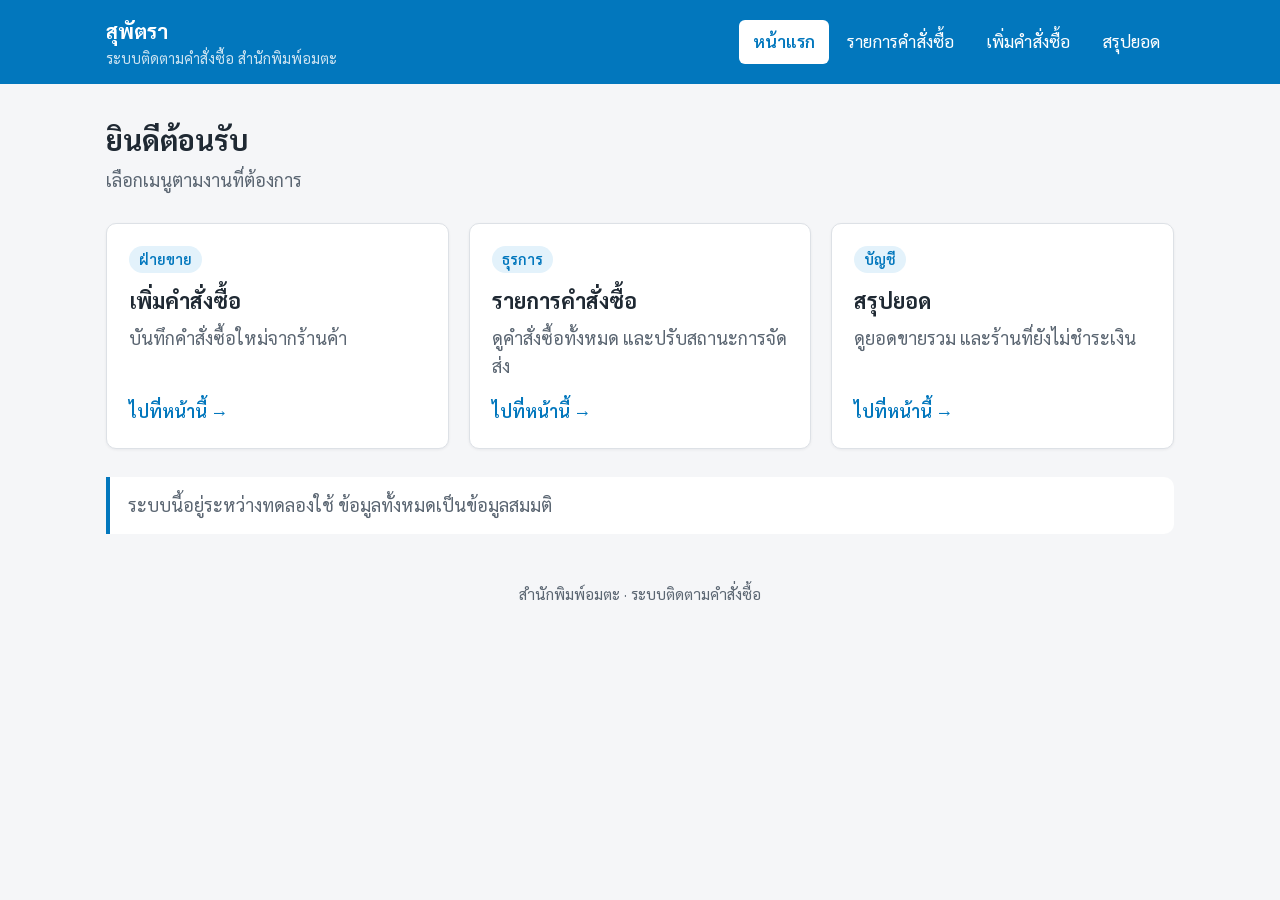
<file: index.html>
<!DOCTYPE html>
<html lang="th">
<head>
  <meta charset="UTF-8">
  <meta name="viewport" content="width=device-width, initial-scale=1.0">
  <title>หน้าแรก | ระบบติดตามคำสั่งซื้อ สำนักพิมพ์อมตะ</title>
  <link rel="preconnect" href="https://fonts.googleapis.com">
  <link rel="preconnect" href="https://fonts.gstatic.com" crossorigin>
  <link href="https://fonts.googleapis.com/css2?family=Sarabun:wght@400;600;700&display=swap" rel="stylesheet">
  <link rel="stylesheet" href="style.css">
</head>
<body>
  <header class="site-header">
    <div class="inner">
      <a class="brand" href="index.html">
        สุพัตรา
        <small>ระบบติดตามคำสั่งซื้อ สำนักพิมพ์อมตะ</small>
      </a>
      <nav class="nav">
        <a href="index.html" class="active">หน้าแรก</a>
        <a href="orders.html">รายการคำสั่งซื้อ</a>
        <a href="add-order.html">เพิ่มคำสั่งซื้อ</a>
        <a href="summary.html">สรุปยอด</a>
      </nav>
    </div>
  </header>

  <main>
    <h1 class="page-title">ยินดีต้อนรับ</h1>
    <p class="page-subtitle">เลือกเมนูตามงานที่ต้องการ</p>

    <div class="card-grid">
      <a class="card" href="add-order.html">
        <span class="role">ฝ่ายขาย</span>
        <h2>เพิ่มคำสั่งซื้อ</h2>
        <p>บันทึกคำสั่งซื้อใหม่จากร้านค้า</p>
        <span class="go">ไปที่หน้านี้ &rarr;</span>
      </a>
      <a class="card" href="orders.html">
        <span class="role">ธุรการ</span>
        <h2>รายการคำสั่งซื้อ</h2>
        <p>ดูคำสั่งซื้อทั้งหมด และปรับสถานะการจัดส่ง</p>
        <span class="go">ไปที่หน้านี้ &rarr;</span>
      </a>
      <a class="card" href="summary.html">
        <span class="role">บัญชี</span>
        <h2>สรุปยอด</h2>
        <p>ดูยอดขายรวม และร้านที่ยังไม่ชำระเงิน</p>
        <span class="go">ไปที่หน้านี้ &rarr;</span>
      </a>
    </div>

    <div class="notice">
      ระบบนี้อยู่ระหว่างทดลองใช้ ข้อมูลทั้งหมดเป็นข้อมูลสมมติ
    </div>
  </main>

  <footer class="site-footer">
    สำนักพิมพ์อมตะ &middot; ระบบติดตามคำสั่งซื้อ
  </footer>
</body>
</html>
</file>
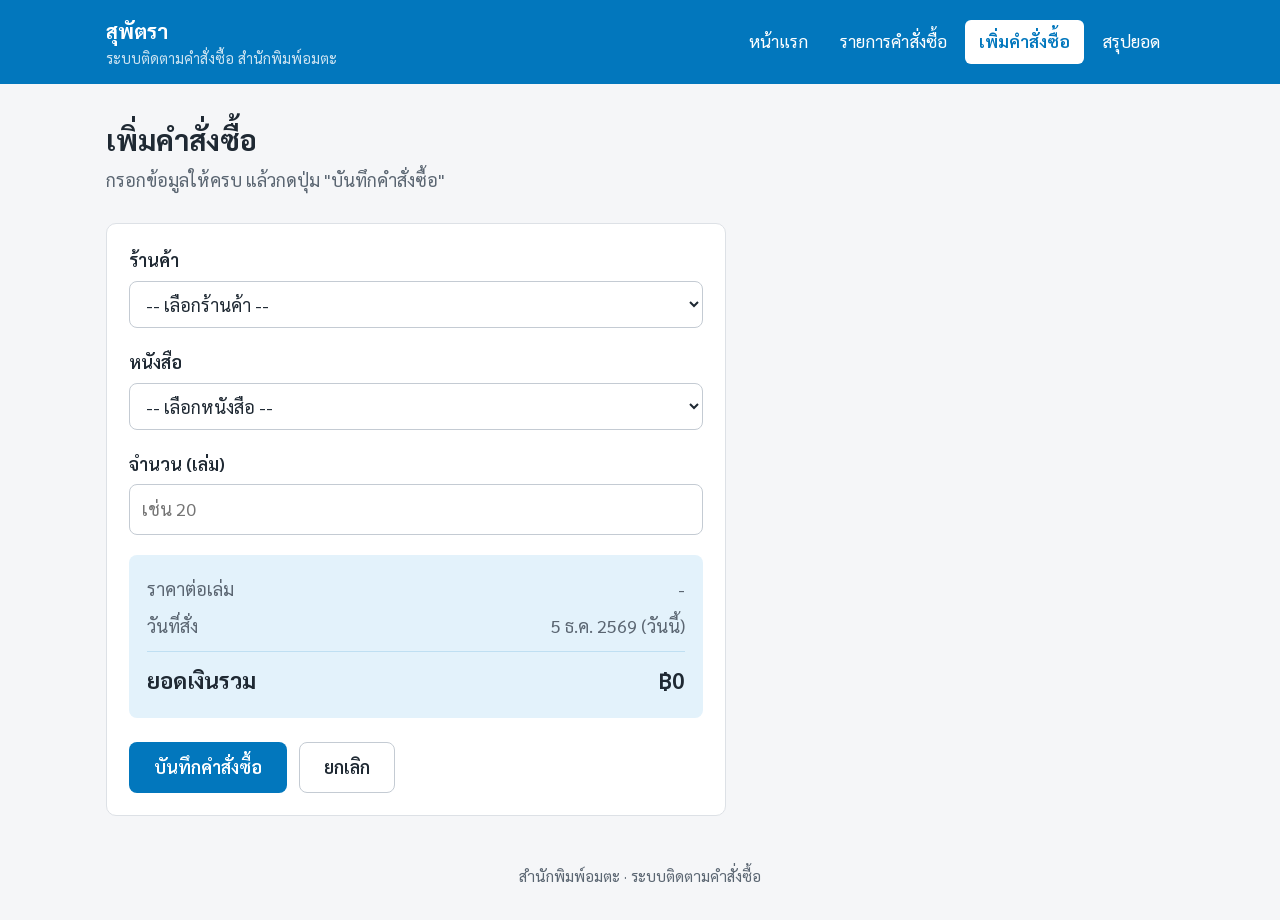
<file: add-order.html>
<!DOCTYPE html>
<html lang="th">
<head>
  <meta charset="UTF-8">
  <meta name="viewport" content="width=device-width, initial-scale=1.0">
  <title>เพิ่มคำสั่งซื้อ | ระบบติดตามคำสั่งซื้อ สำนักพิมพ์อมตะ</title>
  <link rel="preconnect" href="https://fonts.googleapis.com">
  <link rel="preconnect" href="https://fonts.gstatic.com" crossorigin>
  <link href="https://fonts.googleapis.com/css2?family=Sarabun:wght@400;600;700&display=swap" rel="stylesheet">
  <link rel="stylesheet" href="style.css">
</head>
<body>
  <header class="site-header">
    <div class="inner">
      <a class="brand" href="index.html">
        สุพัตรา
        <small>ระบบติดตามคำสั่งซื้อ สำนักพิมพ์อมตะ</small>
      </a>
      <nav class="nav">
        <a href="index.html">หน้าแรก</a>
        <a href="orders.html">รายการคำสั่งซื้อ</a>
        <a href="add-order.html" class="active">เพิ่มคำสั่งซื้อ</a>
        <a href="summary.html">สรุปยอด</a>
      </nav>
    </div>
  </header>

  <main>
    <h1 class="page-title">เพิ่มคำสั่งซื้อ</h1>
    <p class="page-subtitle">กรอกข้อมูลให้ครบ แล้วกดปุ่ม "บันทึกคำสั่งซื้อ"</p>

    <form id="order-form" class="panel form-panel" novalidate>
      <div class="form-alert" id="form-alert" role="alert" hidden>
        กรอกข้อมูลไม่ครบหรือไม่ถูกต้อง กรุณาตรวจช่องที่มีข้อความสีแดง
      </div>

      <div class="field">
        <label for="shop">ร้านค้า</label>
        <select id="shop" name="shop">
          <option value="">-- เลือกร้านค้า --</option>
        </select>
        <p class="field-error" id="shop-error"></p>
      </div>

      <div class="field">
        <label for="book">หนังสือ</label>
        <select id="book" name="book">
          <option value="">-- เลือกหนังสือ --</option>
        </select>
        <p class="field-error" id="book-error"></p>
      </div>

      <div class="field">
        <label for="quantity">จำนวน (เล่ม)</label>
        <input id="quantity" name="quantity" type="number" min="1" step="1" inputmode="numeric" placeholder="เช่น 20">
        <p class="field-error" id="quantity-error"></p>
      </div>

      <div class="total-box">
        <div class="total-row">
          <span>ราคาต่อเล่ม</span>
          <span id="unit-price">-</span>
        </div>
        <div class="total-row">
          <span>วันที่สั่ง</span>
          <span id="order-date"></span>
        </div>
        <div class="total-row total-main">
          <span>ยอดเงินรวม</span>
          <span id="total">฿0</span>
        </div>
      </div>

      <div class="form-actions">
        <button type="submit" class="btn btn-primary" id="save-btn">บันทึกคำสั่งซื้อ</button>
        <a href="orders.html" class="btn btn-secondary">ยกเลิก</a>
      </div>
    </form>
  </main>

  <footer class="site-footer">
    สำนักพิมพ์อมตะ &middot; ระบบติดตามคำสั่งซื้อ
  </footer>

  <script src="format.js"></script>
  <script src="data.js"></script>
  <script>
    const form = document.getElementById('order-form');
    const shopSelect = document.getElementById('shop');
    const bookSelect = document.getElementById('book');
    const quantityInput = document.getElementById('quantity');
    let books = [];

    async function setupForm() {
      const shops = await getShops();
      books = await getBooks();

      shops.forEach(function (name) {
        shopSelect.add(new Option(name, name));
      });
      books.forEach(function (b) {
        bookSelect.add(new Option(b.title + ' (' + formatBaht(b.price) + ')', b.title));
      });

      document.getElementById('order-date').textContent =
        formatThaiDate(daysAgo(0)) + ' (วันนี้)';
    }

    function selectedBook() {
      return books.find(function (b) { return b.title === bookSelect.value; });
    }

    // จำนวนที่ถูกต้องต้องเป็นเลขจำนวนเต็มตั้งแต่ 1 ขึ้นไป ถ้าไม่ถูกต้องคืนค่า null
    function readQuantity() {
      const text = quantityInput.value.trim();
      if (!/^\d+$/.test(text)) return null;
      const n = Number(text);
      return n >= 1 ? n : null;
    }

    function updateTotal() {
      const book = selectedBook();
      const qty = readQuantity();
      document.getElementById('unit-price').textContent = book ? formatBaht(book.price) : '-';
      document.getElementById('total').textContent =
        book && qty ? formatBaht(book.price * qty) : '฿0';
    }

    function setError(field, message) {
      document.getElementById(field + '-error').textContent = message;
      document.getElementById(field).classList.toggle('has-error', Boolean(message));
      // แก้ครบทุกช่องแล้ว ให้ซ่อนกล่องเตือนด้านบน
      if (!message && !form.querySelector('.has-error')) {
        document.getElementById('form-alert').hidden = true;
      }
    }

    function validate() {
      let ok = true;

      if (!shopSelect.value) { setError('shop', 'กรุณาเลือกร้านค้า'); ok = false; }
      else setError('shop', '');

      if (!bookSelect.value) { setError('book', 'กรุณาเลือกหนังสือ'); ok = false; }
      else setError('book', '');

      if (quantityInput.value.trim() === '') {
        setError('quantity', 'กรุณาใส่จำนวน');
        ok = false;
      } else if (readQuantity() === null) {
        setError('quantity', 'จำนวนต้องเป็นเลขจำนวนเต็มตั้งแต่ 1 ขึ้นไป');
        ok = false;
      } else {
        setError('quantity', '');
      }

      document.getElementById('form-alert').hidden = ok;
      return ok;
    }

    shopSelect.addEventListener('change', function () { if (shopSelect.value) setError('shop', ''); });
    bookSelect.addEventListener('change', function () {
      if (bookSelect.value) setError('book', '');
      updateTotal();
    });
    quantityInput.addEventListener('input', function () {
      if (readQuantity() !== null) setError('quantity', '');
      updateTotal();
    });

    form.addEventListener('submit', async function (event) {
      event.preventDefault();
      if (!validate()) return;

      const saveBtn = document.getElementById('save-btn');
      saveBtn.disabled = true;
      saveBtn.textContent = 'กำลังบันทึก...';

      const order = await addOrder({
        shop_name: shopSelect.value,
        book_title: bookSelect.value,
        quantity: readQuantity(),
        unit_price: selectedBook().price,
      });

      window.location.href = 'orders.html?new=' + order.id;
    });

    setupForm();
  </script>
</body>
</html>
</file>
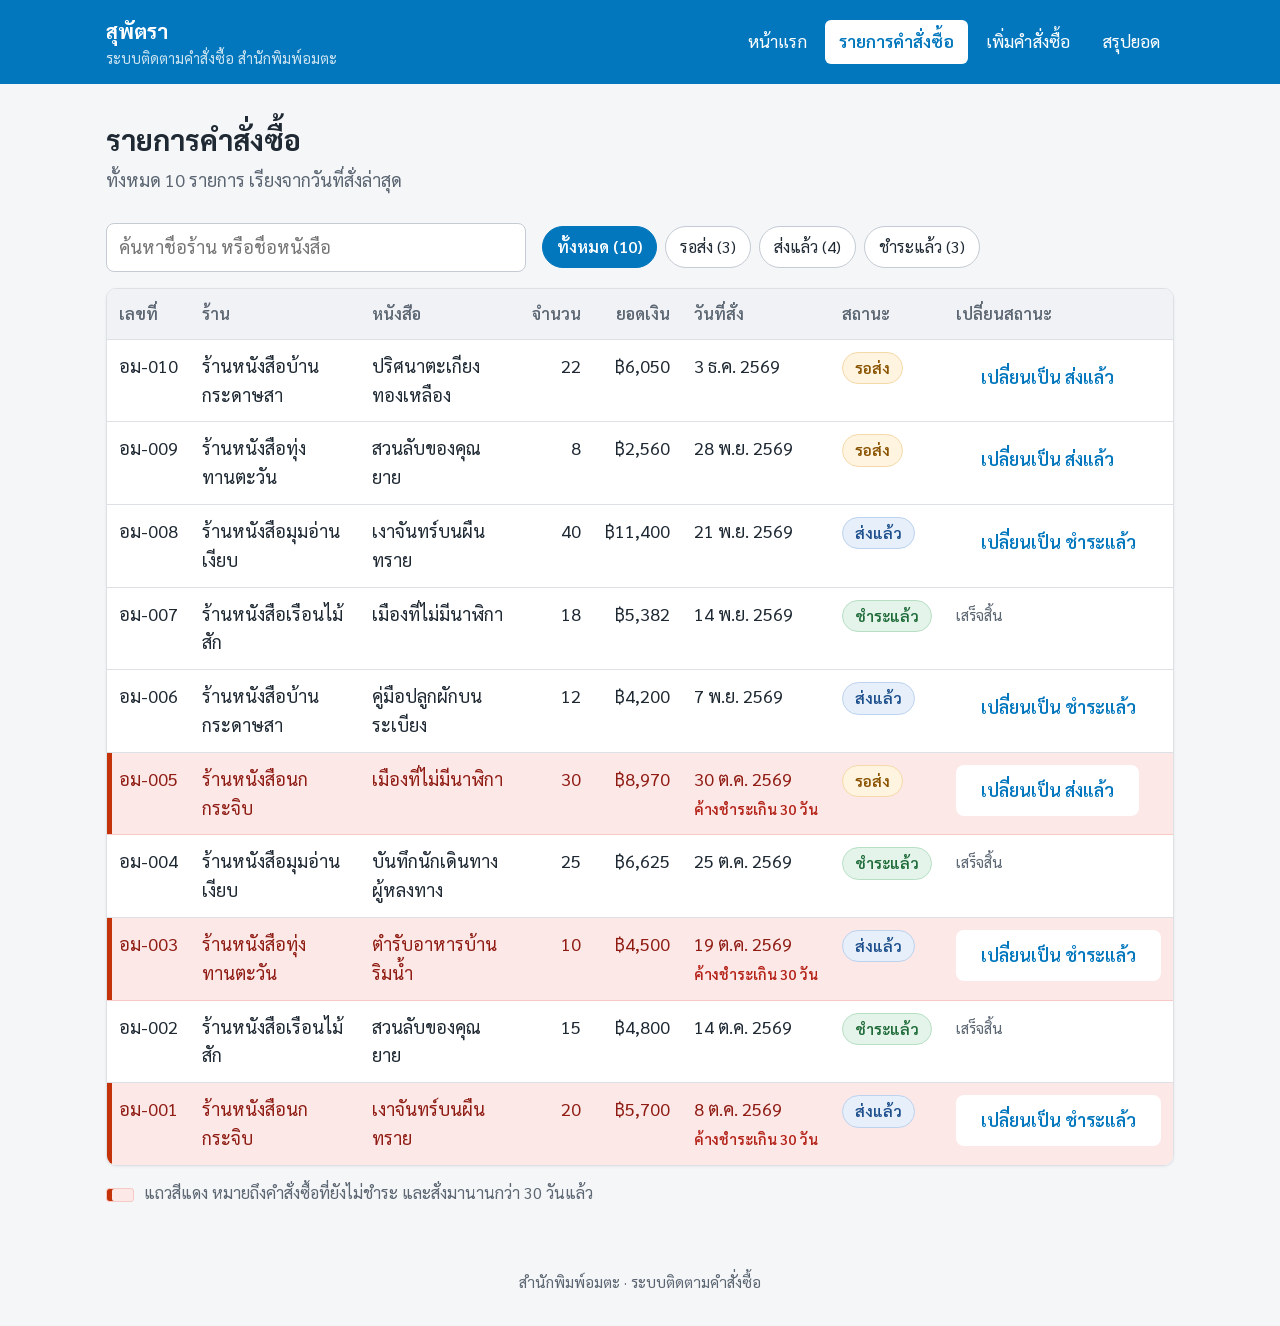
<file: orders.html>
<!DOCTYPE html>
<html lang="th">
<head>
  <meta charset="UTF-8">
  <meta name="viewport" content="width=device-width, initial-scale=1.0">
  <title>รายการคำสั่งซื้อ | ระบบติดตามคำสั่งซื้อ สำนักพิมพ์อมตะ</title>
  <link rel="preconnect" href="https://fonts.googleapis.com">
  <link rel="preconnect" href="https://fonts.gstatic.com" crossorigin>
  <link href="https://fonts.googleapis.com/css2?family=Sarabun:wght@400;600;700&display=swap" rel="stylesheet">
  <link rel="stylesheet" href="style.css">
</head>
<body>
  <header class="site-header">
    <div class="inner">
      <a class="brand" href="index.html">
        สุพัตรา
        <small>ระบบติดตามคำสั่งซื้อ สำนักพิมพ์อมตะ</small>
      </a>
      <nav class="nav">
        <a href="index.html">หน้าแรก</a>
        <a href="orders.html" class="active">รายการคำสั่งซื้อ</a>
        <a href="add-order.html">เพิ่มคำสั่งซื้อ</a>
        <a href="summary.html">สรุปยอด</a>
      </nav>
    </div>
  </header>

  <main>
    <h1 class="page-title">รายการคำสั่งซื้อ</h1>
    <p class="page-subtitle" id="order-count">กำลังโหลดข้อมูล...</p>

    <div class="success-alert" id="success-alert" role="status" hidden>
      <span id="success-text"></span>
      <button type="button" class="link-btn" id="undo-btn" hidden>ย้อนกลับ</button>
    </div>

    <div class="toolbar">
      <div class="search-box">
        <label for="search" class="visually-hidden">ค้นหา</label>
        <input id="search" type="search" placeholder="ค้นหาชื่อร้าน หรือชื่อหนังสือ" autocomplete="off">
      </div>
      <div class="filter-group" id="status-filter" role="group" aria-label="กรองตามสถานะ">
        <button type="button" class="filter-btn is-active" data-status="all">ทั้งหมด</button>
        <button type="button" class="filter-btn" data-status="pending">รอส่ง</button>
        <button type="button" class="filter-btn" data-status="shipped">ส่งแล้ว</button>
        <button type="button" class="filter-btn" data-status="paid">ชำระแล้ว</button>
      </div>
    </div>

    <div class="table-wrap">
      <table class="data-table">
        <thead>
          <tr>
            <th>เลขที่</th>
            <th>ร้าน</th>
            <th>หนังสือ</th>
            <th class="num">จำนวน</th>
            <th class="num">ยอดเงิน</th>
            <th>วันที่สั่ง</th>
            <th>สถานะ</th>
            <th>เปลี่ยนสถานะ</th>
          </tr>
        </thead>
        <tbody id="order-rows"></tbody>
      </table>
    </div>

    <p class="table-note">
      <span class="overdue-sample"></span>
      แถวสีแดง หมายถึงคำสั่งซื้อที่ยังไม่ชำระ และสั่งมานานกว่า 30 วันแล้ว
    </p>
  </main>

  <footer class="site-footer">
    สำนักพิมพ์อมตะ &middot; ระบบติดตามคำสั่งซื้อ
  </footer>

  <script src="format.js"></script>
  <script src="data.js"></script>
  <script>
    // สถานะถัดไปของแต่ละสถานะ และข้อความบนปุ่ม
    const NEXT_STATUS = {
      pending: { status: 'shipped', button: 'เปลี่ยนเป็น ส่งแล้ว' },
      shipped: { status: 'paid', button: 'เปลี่ยนเป็น ชำระแล้ว' },
    };

    let highlightId = null;   // แถวที่เพิ่งเพิ่มหรือเพิ่งเปลี่ยนสถานะ
    let lastChange = null;    // เก็บไว้สำหรับปุ่ม "ย้อนกลับ"

    function showMessage(text, canUndo) {
      document.getElementById('success-text').textContent = text;
      document.getElementById('undo-btn').hidden = !canUndo;
      document.getElementById('success-alert').hidden = false;
    }

    async function changeStatus(id, newStatus) {
      const orders = await getOrders();
      const order = orders.find(function (o) { return o.id === id; });
      if (!order) return;

      lastChange = { id: id, previous: order.status };
      await updateStatus(id, newStatus);
      highlightId = id;
      showMessage('เปลี่ยนสถานะ ' + order.order_no + ' เป็น "' + STATUS_LABELS[newStatus] + '" เรียบร้อยแล้ว', true);
      showOrders();
    }

    document.getElementById('undo-btn').addEventListener('click', async function () {
      if (!lastChange) return;
      await updateStatus(lastChange.id, lastChange.previous);
      const orders = await getOrders();
      const order = orders.find(function (o) { return o.id === lastChange.id; });
      highlightId = lastChange.id;
      lastChange = null;
      showMessage('ย้อนสถานะ ' + order.order_no + ' กลับเป็น "' + STATUS_LABELS[order.status] + '" แล้ว', false);
      showOrders();
    });

    document.getElementById('order-rows').addEventListener('click', function (event) {
      const button = event.target.closest('button[data-id]');
      if (!button) return;
      button.disabled = true;
      changeStatus(Number(button.dataset.id), button.dataset.next);
    });

    // ===== ค้นหาและกรองตามสถานะ =====
    let searchText = '';
    let statusFilter = 'all';

    document.getElementById('search').addEventListener('input', function (event) {
      searchText = event.target.value.trim().toLowerCase();
      showOrders();
    });

    document.getElementById('status-filter').addEventListener('click', function (event) {
      const button = event.target.closest('.filter-btn');
      if (!button) return;
      statusFilter = button.dataset.status;
      document.querySelectorAll('.filter-btn').forEach(function (b) {
        b.classList.toggle('is-active', b === button);
        b.setAttribute('aria-pressed', b === button ? 'true' : 'false');
      });
      showOrders();
    });

    function matchesFilter(o) {
      if (statusFilter !== 'all' && o.status !== statusFilter) return false;
      if (!searchText) return true;
      return o.shop_name.toLowerCase().includes(searchText) ||
        o.book_title.toLowerCase().includes(searchText);
    }

    // ใส่จำนวนรายการไว้บนปุ่มกรอง เช่น "รอส่ง (3)"
    function updateFilterCounts(orders) {
      document.querySelectorAll('.filter-btn').forEach(function (b) {
        const status = b.dataset.status;
        const count = status === 'all'
          ? orders.length
          : orders.filter(function (o) { return o.status === status; }).length;
        const label = status === 'all' ? 'ทั้งหมด' : STATUS_LABELS[status];
        b.textContent = label + ' (' + count + ')';
      });
    }

    async function showOrders() {
      const allOrders = await getOrders();
      const orders = allOrders.filter(matchesFilter);
      updateFilterCounts(allOrders);

      const isFiltered = searchText || statusFilter !== 'all';
      document.getElementById('order-count').textContent = isFiltered
        ? 'แสดง ' + orders.length + ' จากทั้งหมด ' + allOrders.length + ' รายการ เรียงจากวันที่สั่งล่าสุด'
        : 'ทั้งหมด ' + allOrders.length + ' รายการ เรียงจากวันที่สั่งล่าสุด';

      if (orders.length === 0) {
        document.getElementById('order-rows').innerHTML =
          '<tr><td colspan="8" class="empty-row">ไม่พบคำสั่งซื้อที่ตรงกับการค้นหา</td></tr>';
        return;
      }

      document.getElementById('order-rows').innerHTML = orders.map(function (o) {
        const overdue = o.status !== 'paid' && daysSince(o.order_date) > 30;
        const next = NEXT_STATUS[o.status];
        const classes = [];
        if (overdue) classes.push('is-overdue');
        if (o.id === highlightId) classes.push('is-new');
        return '<tr' + (classes.length ? ' class="' + classes.join(' ') + '"' : '') + '>' +
          '<td class="nowrap">' + escapeHtml(o.order_no) + '</td>' +
          '<td>' + escapeHtml(o.shop_name) + '</td>' +
          '<td>' + escapeHtml(o.book_title) + '</td>' +
          '<td class="num">' + o.quantity.toLocaleString('th-TH') + '</td>' +
          '<td class="num">' + formatBaht(o.quantity * o.unit_price) + '</td>' +
          '<td class="nowrap">' + formatThaiDate(o.order_date) +
            (overdue ? '<br><span class="overdue-mark">ค้างชำระเกิน 30 วัน</span>' : '') +
          '</td>' +
          '<td><span class="badge badge-' + o.status + '">' + STATUS_LABELS[o.status] + '</span></td>' +
          '<td>' + (next
            ? '<button type="button" class="btn btn-small" data-id="' + o.id + '" data-next="' + next.status + '">' + next.button + '</button>'
            : '<span class="done-text">เสร็จสิ้น</span>') +
          '</td>' +
        '</tr>';
      }).join('');
    }

    // ถ้าเพิ่งบันทึกคำสั่งซื้อใหม่มาจากหน้าเพิ่มคำสั่งซื้อ ให้แสดงข้อความสำเร็จและไฮไลต์แถวนั้น
    (async function start() {
      const newId = Number(new URLSearchParams(window.location.search).get('new'));
      if (newId) {
        const orders = await getOrders();
        const newOrder = orders.find(function (o) { return o.id === newId; });
        if (newOrder) {
          highlightId = newId;
          showMessage('บันทึกคำสั่งซื้อเลขที่ ' + newOrder.order_no + ' เรียบร้อยแล้ว', false);
        }
        // ลบท้ายลิงก์ออก กดรีเฟรชแล้วข้อความจะไม่ขึ้นซ้ำ
        history.replaceState(null, '', 'orders.html');
      }
      showOrders();
    })();
  </script>
</body>
</html>
</file>
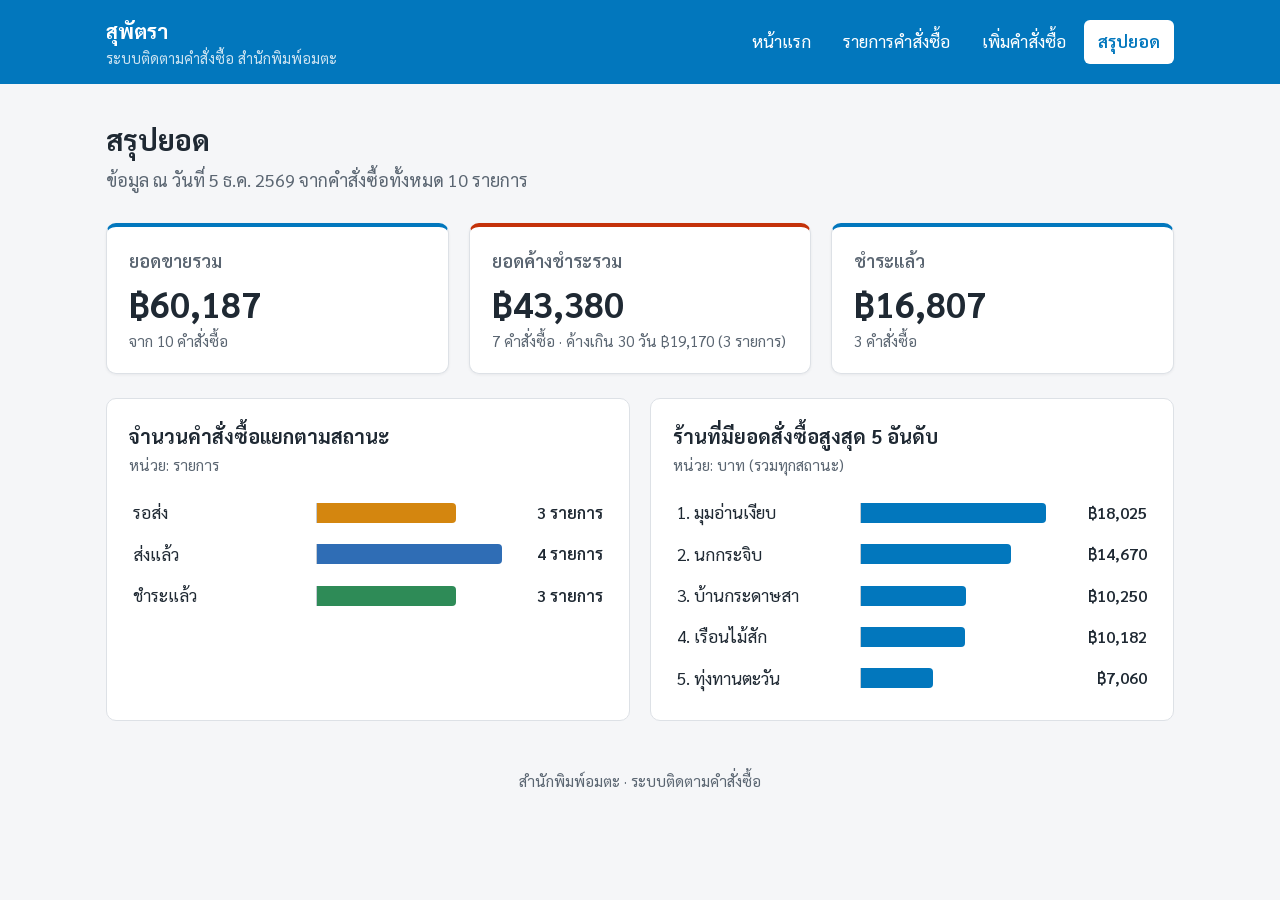
<file: summary.html>
<!DOCTYPE html>
<html lang="th">
<head>
  <meta charset="UTF-8">
  <meta name="viewport" content="width=device-width, initial-scale=1.0">
  <title>สรุปยอด | ระบบติดตามคำสั่งซื้อ สำนักพิมพ์อมตะ</title>
  <link rel="preconnect" href="https://fonts.googleapis.com">
  <link rel="preconnect" href="https://fonts.gstatic.com" crossorigin>
  <link href="https://fonts.googleapis.com/css2?family=Sarabun:wght@400;600;700&display=swap" rel="stylesheet">
  <link rel="stylesheet" href="style.css">
</head>
<body>
  <header class="site-header">
    <div class="inner">
      <a class="brand" href="index.html">
        สุพัตรา
        <small>ระบบติดตามคำสั่งซื้อ สำนักพิมพ์อมตะ</small>
      </a>
      <nav class="nav">
        <a href="index.html">หน้าแรก</a>
        <a href="orders.html">รายการคำสั่งซื้อ</a>
        <a href="add-order.html">เพิ่มคำสั่งซื้อ</a>
        <a href="summary.html" class="active">สรุปยอด</a>
      </nav>
    </div>
  </header>

  <main>
    <h1 class="page-title">สรุปยอด</h1>
    <p class="page-subtitle" id="summary-subtitle">กำลังคำนวณ...</p>

    <div class="stat-grid">
      <div class="stat-card">
        <p class="stat-label">ยอดขายรวม</p>
        <p class="stat-value" id="stat-sales">-</p>
        <p class="stat-note" id="stat-sales-note"></p>
      </div>
      <div class="stat-card stat-card-warn">
        <p class="stat-label">ยอดค้างชำระรวม</p>
        <p class="stat-value" id="stat-unpaid">-</p>
        <p class="stat-note" id="stat-unpaid-note"></p>
      </div>
      <div class="stat-card">
        <p class="stat-label">ชำระแล้ว</p>
        <p class="stat-value" id="stat-paid">-</p>
        <p class="stat-note" id="stat-paid-note"></p>
      </div>
    </div>

    <div class="chart-grid">
      <section class="panel chart-panel">
        <h2 class="chart-title">จำนวนคำสั่งซื้อแยกตามสถานะ</h2>
        <p class="chart-subtitle">หน่วย: รายการ</p>
        <div class="bar-chart" id="status-chart"></div>
      </section>

      <section class="panel chart-panel">
        <h2 class="chart-title">ร้านที่มียอดสั่งซื้อสูงสุด 5 อันดับ</h2>
        <p class="chart-subtitle">หน่วย: บาท (รวมทุกสถานะ)</p>
        <div class="bar-chart" id="shop-chart"></div>
      </section>
    </div>

    <div class="chart-tooltip" id="chart-tooltip" hidden></div>
  </main>

  <footer class="site-footer">
    สำนักพิมพ์อมตะ &middot; ระบบติดตามคำสั่งซื้อ
  </footer>

  <script src="format.js"></script>
  <script src="data.js"></script>
  <script>
    function amountOf(order) {
      return order.quantity * order.unit_price;
    }

    function sum(list) {
      return list.reduce(function (total, o) { return total + amountOf(o); }, 0);
    }

    // วาดกราฟแท่งแนวนอน: rows = [{ label, value, text, tip, colorClass }]
    function drawBars(containerId, rows) {
      const max = Math.max.apply(null, rows.map(function (r) { return r.value; }).concat([1]));
      document.getElementById(containerId).innerHTML = rows.map(function (r) {
        const width = r.value > 0 ? Math.max(r.value / max * 100, 1.5) : 0;
        return '<div class="bar-row" tabindex="0" data-tip="' + escapeHtml(r.tip) + '">' +
          '<span class="bar-label">' + escapeHtml(r.label) + '</span>' +
          '<span class="bar-track"><span class="bar-fill ' + (r.colorClass || '') + '" style="width:' + width + '%"></span></span>' +
          '<span class="bar-value">' + escapeHtml(r.text) + '</span>' +
        '</div>';
      }).join('');
    }

    async function showSummary() {
      const orders = await getOrders();
      const unpaid = orders.filter(function (o) { return o.status !== 'paid'; });
      const paid = orders.filter(function (o) { return o.status === 'paid'; });
      const overdue = unpaid.filter(function (o) { return daysSince(o.order_date) > 30; });
      const totalSales = sum(orders);

      document.getElementById('summary-subtitle').textContent =
        'ข้อมูล ณ วันที่ ' + formatThaiDate(daysAgo(0)) + ' จากคำสั่งซื้อทั้งหมด ' + orders.length + ' รายการ';

      // การ์ดตัวเลข
      document.getElementById('stat-sales').textContent = formatBaht(totalSales);
      document.getElementById('stat-sales-note').textContent = 'จาก ' + orders.length + ' คำสั่งซื้อ';
      document.getElementById('stat-unpaid').textContent = formatBaht(sum(unpaid));
      document.getElementById('stat-unpaid-note').textContent =
        unpaid.length + ' คำสั่งซื้อ · ค้างเกิน 30 วัน ' + formatBaht(sum(overdue)) + ' (' + overdue.length + ' รายการ)';
      document.getElementById('stat-paid').textContent = formatBaht(sum(paid));
      document.getElementById('stat-paid-note').textContent = paid.length + ' คำสั่งซื้อ';

      // กราฟจำนวนคำสั่งซื้อแยกตามสถานะ
      drawBars('status-chart', ['pending', 'shipped', 'paid'].map(function (status) {
        const list = orders.filter(function (o) { return o.status === status; });
        const percent = orders.length ? Math.round(list.length / orders.length * 100) : 0;
        return {
          label: STATUS_LABELS[status],
          value: list.length,
          text: list.length + ' รายการ',
          tip: STATUS_LABELS[status] + ': ' + list.length + ' รายการ (' + percent + '%) ยอด ' + formatBaht(sum(list)),
          colorClass: 'bar-' + status,
        };
      }));

      // กราฟร้านที่มียอดสูงสุด 5 อันดับ
      const byShop = {};
      orders.forEach(function (o) {
        byShop[o.shop_name] = byShop[o.shop_name] || { total: 0, count: 0 };
        byShop[o.shop_name].total += amountOf(o);
        byShop[o.shop_name].count += 1;
      });
      const topShops = Object.keys(byShop)
        .map(function (name) { return { name: name, total: byShop[name].total, count: byShop[name].count }; })
        .sort(function (a, b) { return b.total - a.total; })
        .slice(0, 5);

      drawBars('shop-chart', topShops.map(function (s, i) {
        return {
          label: (i + 1) + '. ' + s.name.replace('ร้านหนังสือ', ''),
          value: s.total,
          text: formatBaht(s.total),
          tip: s.name + ': ' + formatBaht(s.total) + ' จาก ' + s.count + ' คำสั่งซื้อ',
          colorClass: 'bar-shop',
        };
      }));
    }

    // กล่องข้อความเมื่อชี้เมาส์ที่แท่งกราฟ
    const tooltip = document.getElementById('chart-tooltip');
    function showTip(row) {
      tooltip.textContent = row.dataset.tip;
      tooltip.hidden = false;
      const box = row.querySelector('.bar-track').getBoundingClientRect();
      const left = Math.min(box.left + window.scrollX, window.scrollX + document.documentElement.clientWidth - tooltip.offsetWidth - 16);
      tooltip.style.left = Math.max(left, 16) + 'px';
      tooltip.style.top = (box.top + window.scrollY - tooltip.offsetHeight - 8) + 'px';
    }
    document.querySelectorAll('.bar-chart').forEach(function (chart) {
      chart.addEventListener('mouseover', function (e) {
        const row = e.target.closest('.bar-row');
        if (row) showTip(row);
      });
      chart.addEventListener('focusin', function (e) {
        const row = e.target.closest('.bar-row');
        if (row) showTip(row);
      });
      chart.addEventListener('mouseleave', function () { tooltip.hidden = true; });
      chart.addEventListener('focusout', function () { tooltip.hidden = true; });
    });

    showSummary();
  </script>
</body>
</html>
</file>
<file: style.css>
/* ===== สีและขนาดหลักของทั้งเว็บ ===== */
:root {
  --color-bg: #f5f6f8;
  --color-surface: #ffffff;
  --color-text: #1f2933;
  --color-muted: #5b6672;
  --color-border: #dde1e6;
  --color-primary: #0277bd;
  --color-primary-hover: #01609a;
  --color-primary-soft: #e3f2fb;
  --radius: 10px;
  --shadow: 0 1px 3px rgba(16, 24, 40, 0.06);
}

* {
  box-sizing: border-box;
}

html {
  font-size: 18px;
}

body {
  margin: 0;
  background: var(--color-bg);
  color: var(--color-text);
  font-family: "Sarabun", "Leelawadee UI", "Tahoma", sans-serif;
  line-height: 1.6;
}

a {
  color: var(--color-primary);
}

/* ===== แถบด้านบน ===== */
.site-header {
  background: var(--color-primary);
  color: #ffffff;
}

.site-header .inner {
  max-width: 1100px;
  margin: 0 auto;
  padding: 14px 16px;
  display: flex;
  align-items: center;
  justify-content: space-between;
  gap: 12px;
  flex-wrap: wrap;
}

.brand {
  color: #ffffff;
  text-decoration: none;
  font-weight: 700;
  font-size: 1.15rem;
}

.brand small {
  display: block;
  font-weight: 400;
  font-size: 0.8rem;
  opacity: 0.8;
}

.nav {
  display: flex;
  gap: 4px;
  flex-wrap: wrap;
}

.nav a {
  color: #ffffff;
  text-decoration: none;
  padding: 8px 14px;
  border-radius: 6px;
  font-size: 0.95rem;
}

.nav a:hover {
  background: rgba(255, 255, 255, 0.12);
}

.nav a.active {
  background: #ffffff;
  color: var(--color-primary);
  font-weight: 600;
}

/* ===== เนื้อหาหลัก ===== */
main {
  max-width: 1100px;
  margin: 0 auto;
  padding: 32px 16px 48px;
}

.page-title {
  margin: 0 0 4px;
  font-size: 1.6rem;
}

.page-subtitle {
  margin: 0 0 28px;
  color: var(--color-muted);
}

/* ===== การ์ดเมนูหน้าแรก ===== */
.card-grid {
  display: grid;
  grid-template-columns: repeat(auto-fit, minmax(260px, 1fr));
  gap: 20px;
}

.card {
  display: flex;
  flex-direction: column;
  background: var(--color-surface);
  border: 1px solid var(--color-border);
  border-radius: var(--radius);
  box-shadow: var(--shadow);
  padding: 22px;
  text-decoration: none;
  color: inherit;
  transition: border-color 0.15s, box-shadow 0.15s;
}

.card:hover {
  border-color: var(--color-primary);
  box-shadow: 0 4px 12px rgba(16, 24, 40, 0.08);
}

.card .role {
  align-self: flex-start;
  background: var(--color-primary-soft);
  color: var(--color-primary);
  font-size: 0.8rem;
  font-weight: 600;
  padding: 2px 10px;
  border-radius: 999px;
  margin-bottom: 10px;
}

.card h2 {
  margin: 0 0 6px;
  font-size: 1.2rem;
}

.card p {
  margin: 0 0 16px;
  color: var(--color-muted);
  flex: 1;
}

.card .go {
  color: var(--color-primary);
  font-weight: 600;
}

/* ===== กล่องข้อความทั่วไป ===== */
.panel {
  background: var(--color-surface);
  border: 1px solid var(--color-border);
  border-radius: var(--radius);
  padding: 22px;
}

.notice {
  margin-top: 28px;
  padding: 14px 18px;
  border-left: 4px solid var(--color-primary);
  background: var(--color-surface);
  color: var(--color-muted);
  border-radius: 0 var(--radius) var(--radius) 0;
}

/* ===== ตาราง ===== */
.table-wrap {
  background: var(--color-surface);
  border: 1px solid var(--color-border);
  border-radius: var(--radius);
  box-shadow: var(--shadow);
  overflow-x: auto;
}

.data-table {
  width: 100%;
  border-collapse: collapse;
  min-width: 1000px;
}

.data-table th,
.data-table td {
  padding: 12px 12px;
  text-align: left;
  border-bottom: 1px solid var(--color-border);
  vertical-align: top;
}

.data-table th {
  background: #f0f2f5;
  font-size: 0.9rem;
  font-weight: 600;
  color: var(--color-muted);
  white-space: nowrap;
}

.data-table tbody tr:last-child td {
  border-bottom: none;
}

.data-table tbody tr:hover {
  background: #fafbfc;
}

.data-table .nowrap {
  white-space: nowrap;
}

.data-table .num {
  text-align: right;
  white-space: nowrap;
}

/* แถวค้างชำระเกิน 30 วัน: พื้นแดงอ่อน แถบแดงด้านซ้าย ตัวหนังสือแดงเข้ม */
.data-table tr.is-overdue,
.data-table tr.is-overdue:hover {
  background: #fde8e8;
  color: #8f1d14;
}

.data-table tr.is-overdue td:first-child {
  box-shadow: inset 5px 0 0 #c4320a;
}

.data-table tr.is-overdue td {
  border-bottom-color: #f6c9c4;
}

.overdue-sample {
  display: inline-block;
  width: 28px;
  height: 14px;
  vertical-align: middle;
  margin-right: 6px;
  background: #fde8e8;
  border: 1px solid #f6c9c4;
  box-shadow: inset 5px 0 0 #c4320a;
  border-radius: 3px;
}

.btn-small {
  padding: 5px 14px;
  font-size: 0.85rem;
  white-space: nowrap;
  background: #ffffff;
  color: var(--color-primary);
  border-color: #a9d3ee;
}

.btn-small:hover {
  background: var(--color-primary);
  color: #ffffff;
  border-color: var(--color-primary);
}

.btn-small:disabled {
  opacity: 0.5;
  cursor: wait;
}

.done-text {
  color: var(--color-muted);
  font-size: 0.85rem;
}

.link-btn {
  margin-left: 12px;
  padding: 0;
  background: none;
  border: none;
  font: inherit;
  color: var(--color-primary);
  text-decoration: underline;
  cursor: pointer;
}

.empty-row {
  padding: 32px 16px !important;
  text-align: center !important;
  color: var(--color-muted);
}

/* ===== ค้นหาและปุ่มกรอง ===== */
.toolbar {
  display: flex;
  flex-wrap: wrap;
  align-items: center;
  gap: 12px 16px;
  margin-bottom: 16px;
}

.search-box {
  flex: 1 1 280px;
  max-width: 420px;
}

.search-box input {
  width: 100%;
  padding: 9px 12px;
  font: inherit;
  color: inherit;
  background: #ffffff;
  border: 1px solid #c4cbd3;
  border-radius: 8px;
}

.search-box input:focus {
  outline: 2px solid var(--color-primary);
  outline-offset: 1px;
  border-color: var(--color-primary);
}

.filter-group {
  display: flex;
  flex-wrap: wrap;
  gap: 8px;
}

.filter-btn {
  padding: 7px 14px;
  font: inherit;
  font-size: 0.9rem;
  color: var(--color-text);
  background: #ffffff;
  border: 1px solid #c4cbd3;
  border-radius: 999px;
  cursor: pointer;
  white-space: nowrap;
}

.filter-btn:hover {
  border-color: var(--color-primary);
  color: var(--color-primary);
}

.filter-btn.is-active {
  background: var(--color-primary);
  border-color: var(--color-primary);
  color: #ffffff;
  font-weight: 600;
}

.visually-hidden {
  position: absolute;
  width: 1px;
  height: 1px;
  overflow: hidden;
  clip: rect(0 0 0 0);
  white-space: nowrap;
}

/* ===== ป้ายสถานะ ===== */
.badge {
  display: inline-block;
  padding: 3px 12px;
  border-radius: 999px;
  font-size: 0.85rem;
  font-weight: 600;
  white-space: nowrap;
  border: 1px solid transparent;
}

.badge-pending {
  background: #fff4e0;
  color: #8a5300;
  border-color: #f5d9a8;
}

.badge-shipped {
  background: #e6effa;
  color: #1d4f8c;
  border-color: #bcd2ee;
}

.badge-paid {
  background: #e5f4ea;
  color: #1f6b3a;
  border-color: #b7dfc4;
}

.overdue-mark {
  display: inline-block;
  color: #b42318;
  font-size: 0.8rem;
  font-weight: 600;
}

.table-note {
  margin-top: 14px;
  color: var(--color-muted);
  font-size: 0.9rem;
}

.data-table tr.is-new,
.data-table tr.is-new:hover {
  background: #eaf6ee;
  color: var(--color-text);
}

.data-table tr.is-new td:first-child {
  box-shadow: inset 5px 0 0 #2e8b57;
}

.success-alert {
  margin: -12px 0 20px;
  padding: 12px 18px;
  background: #e5f4ea;
  color: #1f6b3a;
  border: 1px solid #b7dfc4;
  border-radius: var(--radius);
  font-weight: 600;
}

/* ===== ฟอร์ม ===== */
.form-panel {
  max-width: 620px;
}

.form-alert {
  margin-bottom: 20px;
  padding: 12px 16px;
  background: #fdecea;
  color: #b42318;
  border: 1px solid #f5c2bd;
  border-radius: 8px;
  font-weight: 600;
}

.field {
  margin-bottom: 20px;
}

.field label {
  display: block;
  margin-bottom: 6px;
  font-weight: 600;
}

.field select,
.field input {
  width: 100%;
  padding: 10px 12px;
  font: inherit;
  color: inherit;
  background: #ffffff;
  border: 1px solid #c4cbd3;
  border-radius: 8px;
}

.field select:focus,
.field input:focus {
  outline: 2px solid var(--color-primary);
  outline-offset: 1px;
  border-color: var(--color-primary);
}

.field .has-error {
  border-color: #b42318;
  background: #fffafa;
}

.field-error {
  margin: 6px 0 0;
  color: #b42318;
  font-size: 0.9rem;
}

.field-error:empty {
  display: none;
}

.total-box {
  margin: 8px 0 24px;
  padding: 16px 18px;
  background: var(--color-primary-soft);
  border-radius: 8px;
}

.total-row {
  display: flex;
  justify-content: space-between;
  gap: 12px;
  padding: 4px 0;
  color: var(--color-muted);
}

.total-main {
  margin-top: 6px;
  padding-top: 10px;
  border-top: 1px solid #bfdff2;
  color: var(--color-text);
  font-size: 1.25rem;
  font-weight: 700;
}

.form-actions {
  display: flex;
  gap: 12px;
  flex-wrap: wrap;
}

.btn {
  display: inline-block;
  padding: 10px 24px;
  font: inherit;
  font-weight: 600;
  border-radius: 8px;
  border: 1px solid transparent;
  cursor: pointer;
  text-decoration: none;
  text-align: center;
}

.btn-primary {
  background: var(--color-primary);
  color: #ffffff;
}

.btn-primary:hover {
  background: var(--color-primary-hover);
}

.btn-primary:disabled {
  opacity: 0.6;
  cursor: wait;
}

.btn-secondary {
  background: #ffffff;
  color: var(--color-text);
  border-color: #c4cbd3;
}

.btn-secondary:hover {
  background: #f0f2f5;
}

/* ===== หน้าสรุปยอด: การ์ดตัวเลข ===== */
.stat-grid {
  display: grid;
  grid-template-columns: repeat(auto-fit, minmax(240px, 1fr));
  gap: 20px;
  margin-bottom: 24px;
}

.stat-card {
  background: var(--color-surface);
  border: 1px solid var(--color-border);
  border-radius: var(--radius);
  box-shadow: var(--shadow);
  padding: 20px 22px;
  border-top: 4px solid var(--color-primary);
}

.stat-card-warn {
  border-top-color: #c4320a;
}

.stat-label {
  margin: 0;
  color: var(--color-muted);
  font-weight: 600;
}

.stat-value {
  margin: 4px 0 2px;
  font-size: 2rem;
  font-weight: 700;
  line-height: 1.3;
  font-variant-numeric: tabular-nums;
}

.stat-note {
  margin: 0;
  color: var(--color-muted);
  font-size: 0.85rem;
}

/* ===== หน้าสรุปยอด: กราฟแท่ง ===== */
.chart-grid {
  display: grid;
  grid-template-columns: repeat(auto-fit, minmax(380px, 1fr));
  gap: 20px;
}

.chart-title {
  margin: 0;
  font-size: 1.1rem;
}

.chart-subtitle {
  margin: 0 0 16px;
  color: var(--color-muted);
  font-size: 0.85rem;
}

.bar-row {
  display: grid;
  grid-template-columns: 9.5em 1fr auto;
  align-items: center;
  gap: 12px;
  padding: 6px 4px;
  border-radius: 6px;
  outline: none;
}

.bar-row:hover,
.bar-row:focus-visible {
  background: #f3f5f8;
}

.bar-row + .bar-row {
  margin-top: 2px;
}

.bar-label {
  font-size: 0.95rem;
  overflow: hidden;
  text-overflow: ellipsis;
  white-space: nowrap;
}

.bar-track {
  position: relative;
  height: 20px;
  border-left: 1px solid #c4cbd3;
}

.bar-fill {
  display: block;
  height: 100%;
  border-radius: 0 4px 4px 0;
  background: var(--color-primary);
}

.bar-pending { background: #d4860f; }
.bar-shipped { background: #2f6db5; }
.bar-paid    { background: #2e8b57; }
.bar-shop    { background: var(--color-primary); }

.bar-value {
  font-size: 0.9rem;
  font-weight: 600;
  white-space: nowrap;
  font-variant-numeric: tabular-nums;
  min-width: 5.5em;
  text-align: right;
}

.chart-tooltip {
  position: absolute;
  z-index: 10;
  max-width: 320px;
  padding: 8px 12px;
  background: #1f2933;
  color: #ffffff;
  font-size: 0.85rem;
  border-radius: 6px;
  box-shadow: 0 4px 12px rgba(0, 0, 0, 0.18);
  pointer-events: none;
}

/* ===== ท้ายหน้า ===== */
.site-footer {
  text-align: center;
  color: var(--color-muted);
  font-size: 0.85rem;
  padding: 0 16px 32px;
}

/* ===== จอมือถือ ===== */
@media (max-width: 600px) {
  html {
    font-size: 17px;
  }
  .site-header .inner {
    flex-direction: column;
    align-items: flex-start;
  }
  main {
    padding-top: 24px;
  }
  .chart-grid {
    grid-template-columns: 1fr;
  }
  .bar-row {
    grid-template-columns: 7em 1fr auto;
    gap: 8px;
  }
  .stat-value {
    font-size: 1.7rem;
  }
}
</file>
